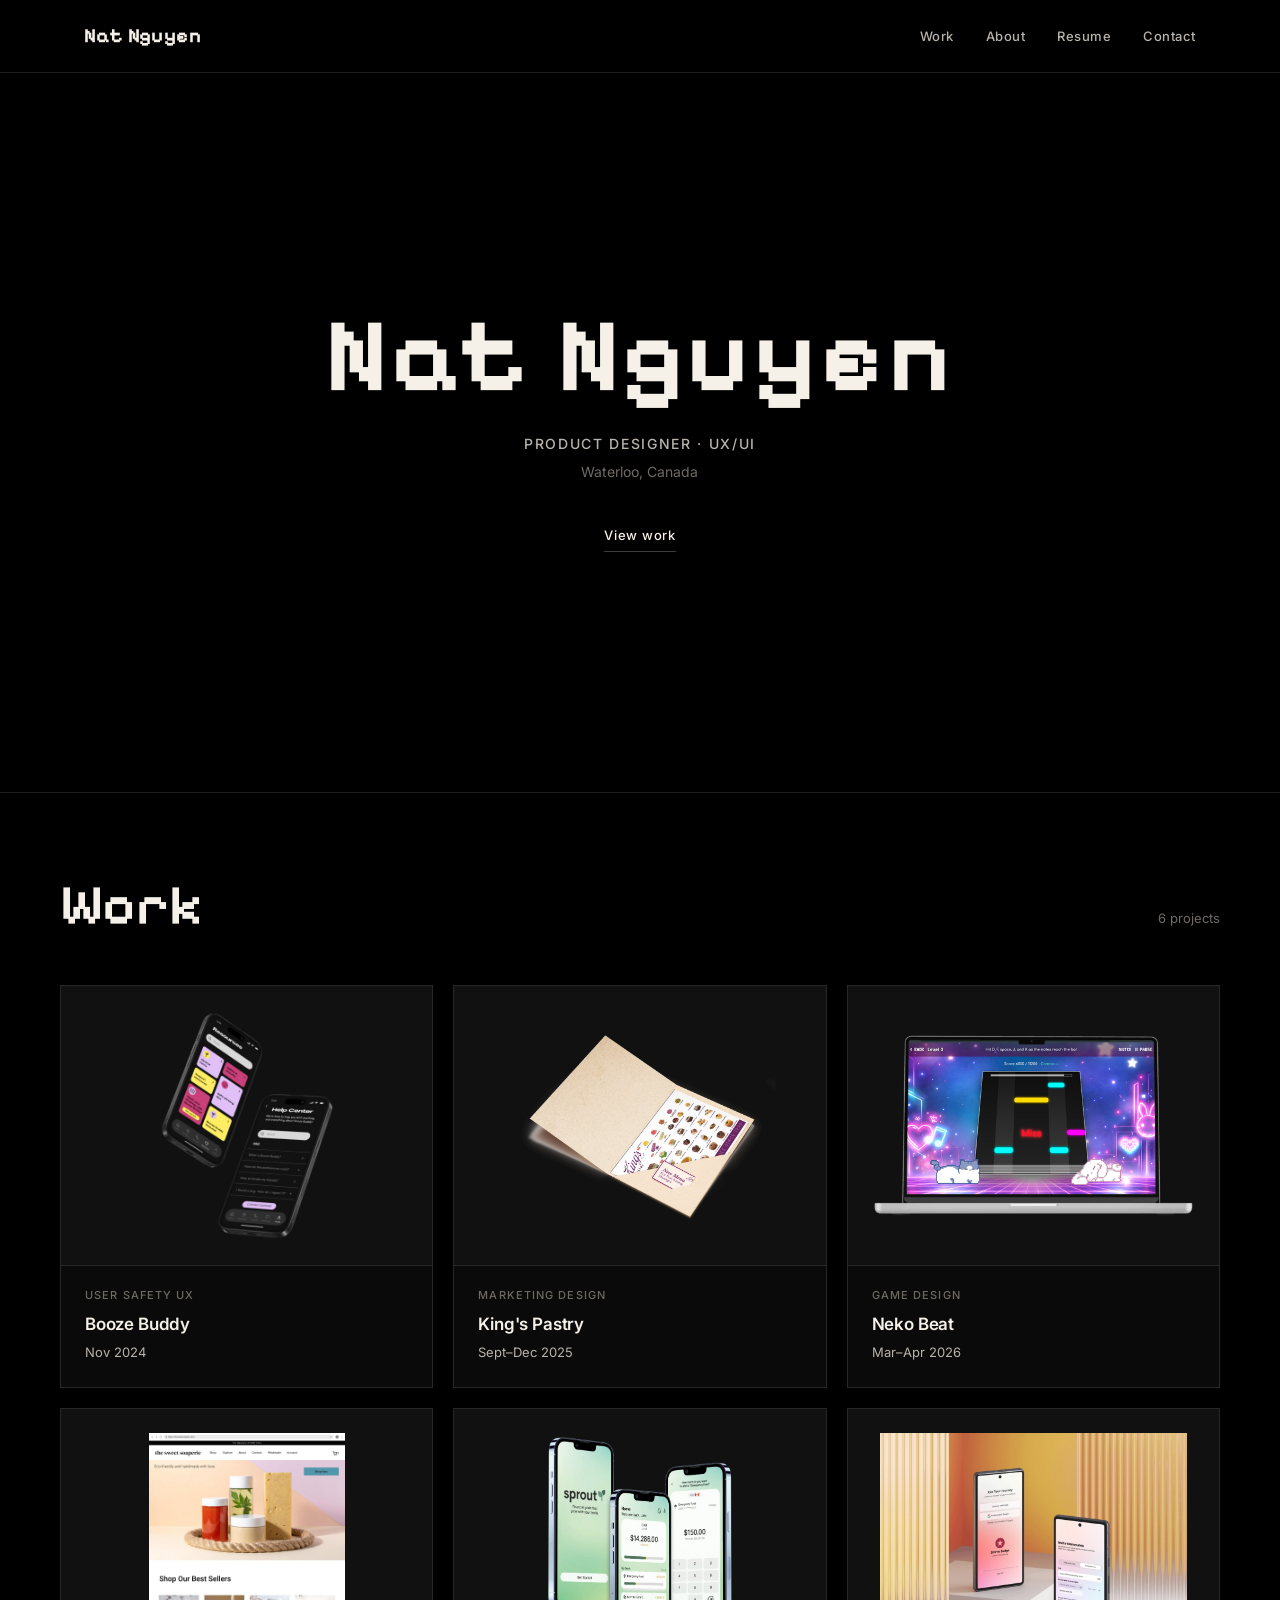
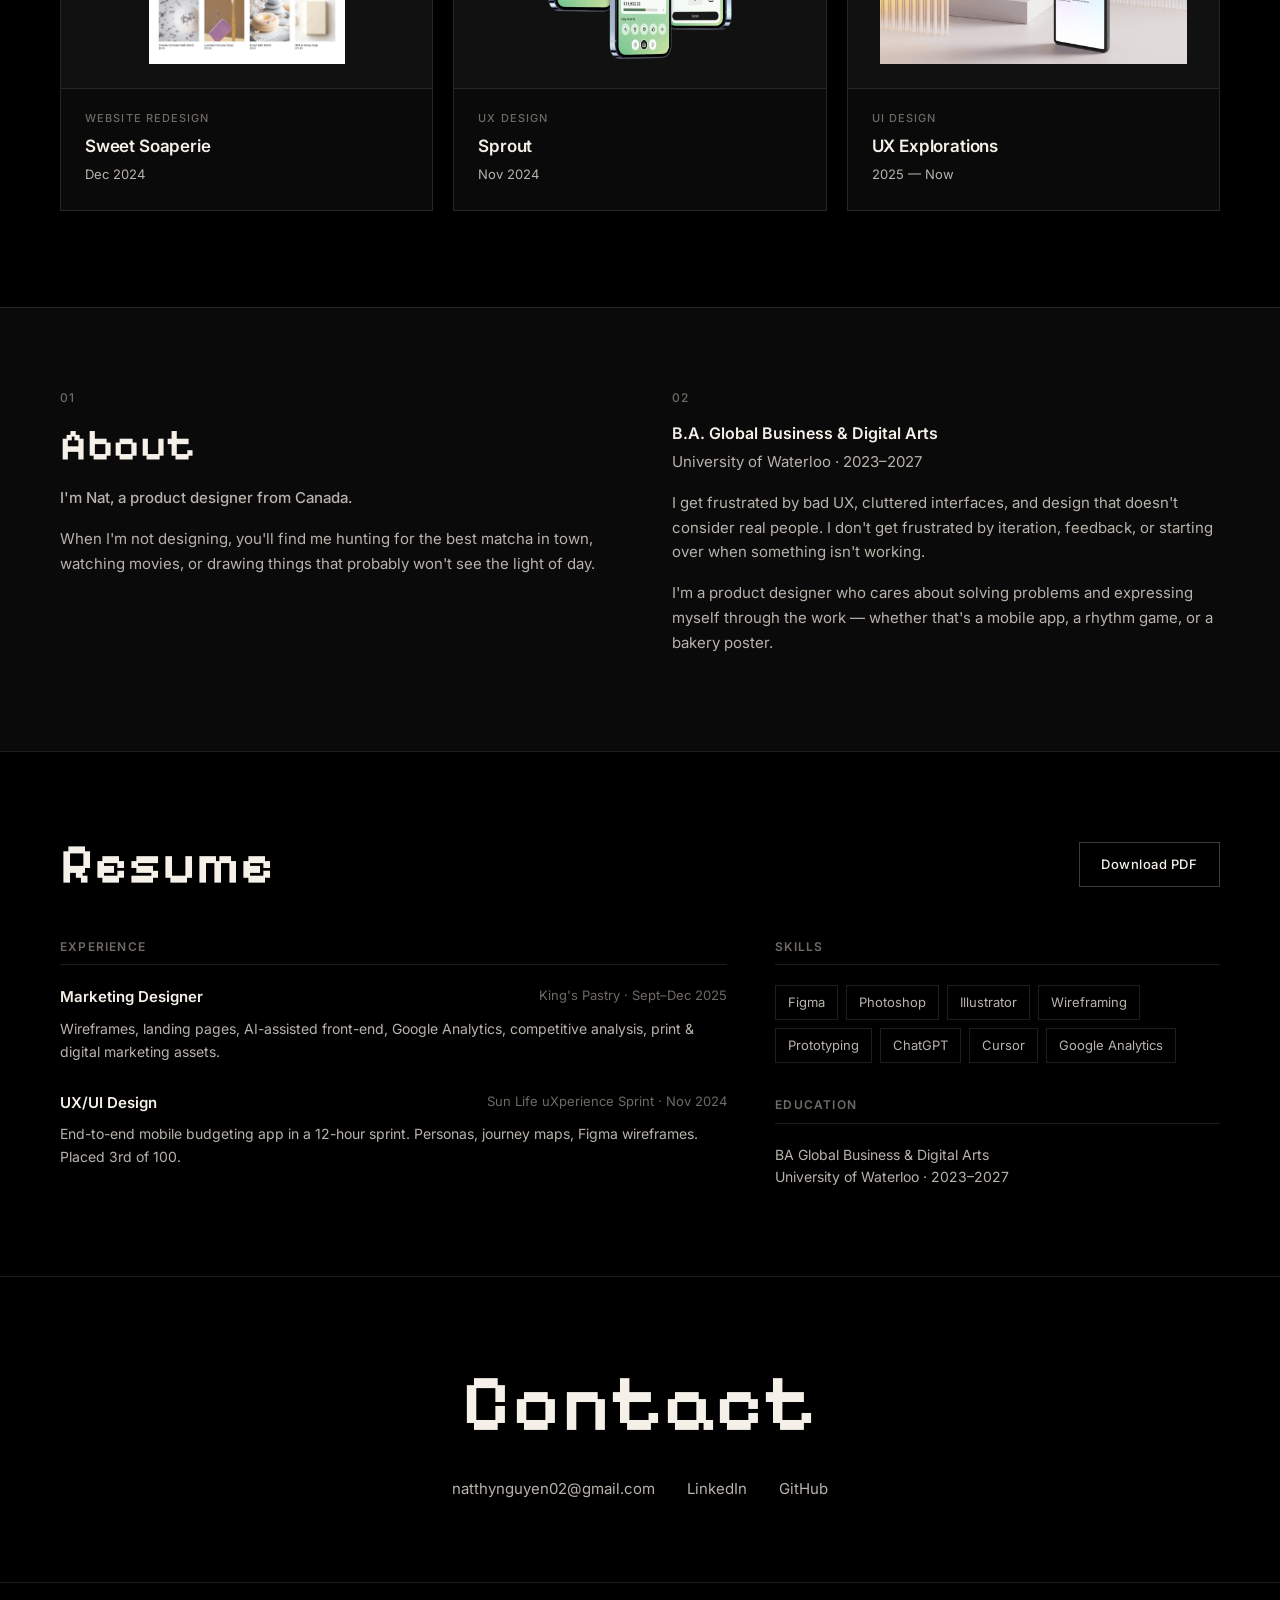
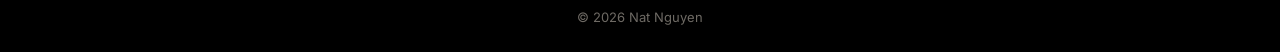
<file: index.html>
<!DOCTYPE html>
<html lang="en">
<head>
  <meta charset="UTF-8">
  <meta name="viewport" content="width=device-width, initial-scale=1.0">
  <meta name="description" content="Nat Nguyen — Product designer and UX/UI designer based in Waterloo, Canada.">
  <title>Nat Nguyen</title>
  <link rel="preconnect" href="https://fonts.googleapis.com">
  <link rel="preconnect" href="https://fonts.gstatic.com" crossorigin>
  <link href="https://fonts.googleapis.com/css2?family=Inter:wght@300;400;500;600&family=Pixelify+Sans:wght@400;500;600;700&display=swap" rel="stylesheet">
  <link rel="stylesheet" href="css/styles.css">
</head>
<body>
  <a href="#main" class="skip-link">Skip to content</a>

  <header class="site-header">
    <nav class="nav" aria-label="Main navigation">
      <a href="index.html" class="nav-logo script">Nat Nguyen</a>
      <button class="nav-toggle" aria-label="Open menu" aria-expanded="false">
        <span></span><span></span>
      </button>
      <ul class="nav-links">
        <li><a href="#work">Work</a></li>
        <li><a href="#about">About</a></li>
        <li><a href="#resume">Resume</a></li>
        <li><a href="#contact">Contact</a></li>
      </ul>
    </nav>
  </header>

  <main id="main">
    <section class="hero">
      <div class="hero-inner">
        <h1 class="hero-name script">Nat Nguyen</h1>
        <p class="hero-role">Product Designer · UX/UI</p>
        <p class="hero-location">Waterloo, Canada</p>
        <a href="#work" class="hero-cta">View work</a>
      </div>
    </section>

    <section class="work" id="work">
      <div class="work-header">
        <h2 class="script">Work</h2>
        <p id="project-count">7 projects</p>
      </div>
      <div class="project-grid" id="project-grid" role="list"></div>
    </section>

    <section class="about" id="about">
      <div class="about-grid">
        <div class="about-block">
          <span class="about-index">01</span>
          <h2 class="script">About</h2>
          <p class="about-lead">I'm Nat, a product designer from Canada.</p>
          <p>When I'm not designing, you'll find me hunting for the best matcha in town, watching movies, or drawing things that probably won't see the light of day.</p>
        </div>
        <div class="about-block">
          <span class="about-index">02</span>
          <h3>B.A. Global Business &amp; Digital Arts</h3>
          <p class="about-school">University of Waterloo · 2023–2027</p>
          <p>I get frustrated by bad UX, cluttered interfaces, and design that doesn't consider real people. I don't get frustrated by iteration, feedback, or starting over when something isn't working.</p>
          <p>I'm a product designer who cares about solving problems and expressing myself through the work — whether that's a mobile app, a rhythm game, or a bakery poster.</p>
        </div>
      </div>
    </section>

    <section class="resume" id="resume">
      <div class="resume-inner">
        <div class="resume-header">
          <h2 class="script">Resume</h2>
          <a href="assets/Nat-Nguyen-Resume-2026.pdf" class="btn" download>Download PDF</a>
        </div>
        <div class="resume-grid">
          <div class="resume-col">
            <h3>Experience</h3>
            <article class="resume-item">
              <div class="resume-item-head">
                <strong>Marketing Designer</strong>
                <span>King's Pastry · Sept–Dec 2025</span>
              </div>
              <p>Wireframes, landing pages, AI-assisted front-end, Google Analytics, competitive analysis, print &amp; digital marketing assets.</p>
            </article>
            <article class="resume-item">
              <div class="resume-item-head">
                <strong>UX/UI Design</strong>
                <span>Sun Life uXperience Sprint · Nov 2024</span>
              </div>
              <p>End-to-end mobile budgeting app in a 12-hour sprint. Personas, journey maps, Figma wireframes. Placed 3rd of 100.</p>
            </article>
          </div>
          <div class="resume-col">
            <h3>Skills</h3>
            <ul class="skill-tags">
              <li>Figma</li>
              <li>Photoshop</li>
              <li>Illustrator</li>
              <li>Wireframing</li>
              <li>Prototyping</li>
              <li>ChatGPT</li>
              <li>Cursor</li>
              <li>Google Analytics</li>
            </ul>
            <h3 class="resume-sub">Education</h3>
            <p class="resume-edu">BA Global Business &amp; Digital Arts<br>University of Waterloo · 2023–2027</p>
          </div>
        </div>
      </div>
    </section>

    <section class="contact" id="contact">
      <h2 class="script">Contact</h2>
      <div class="contact-links">
        <a href="mailto:natthynguyen02@gmail.com">natthynguyen02@gmail.com</a>
        <a href="https://linkedin.com/in/nat-nguyen" target="_blank" rel="noopener noreferrer">LinkedIn</a>
        <a href="https://github.com/natnguyen-bit" target="_blank" rel="noopener noreferrer">GitHub</a>
      </div>
    </section>
  </main>

  <footer class="site-footer">
    <p>&copy; <span id="year"></span> Nat Nguyen</p>
  </footer>

  <script src="js/main.js"></script>
</body>
</html>
</file>
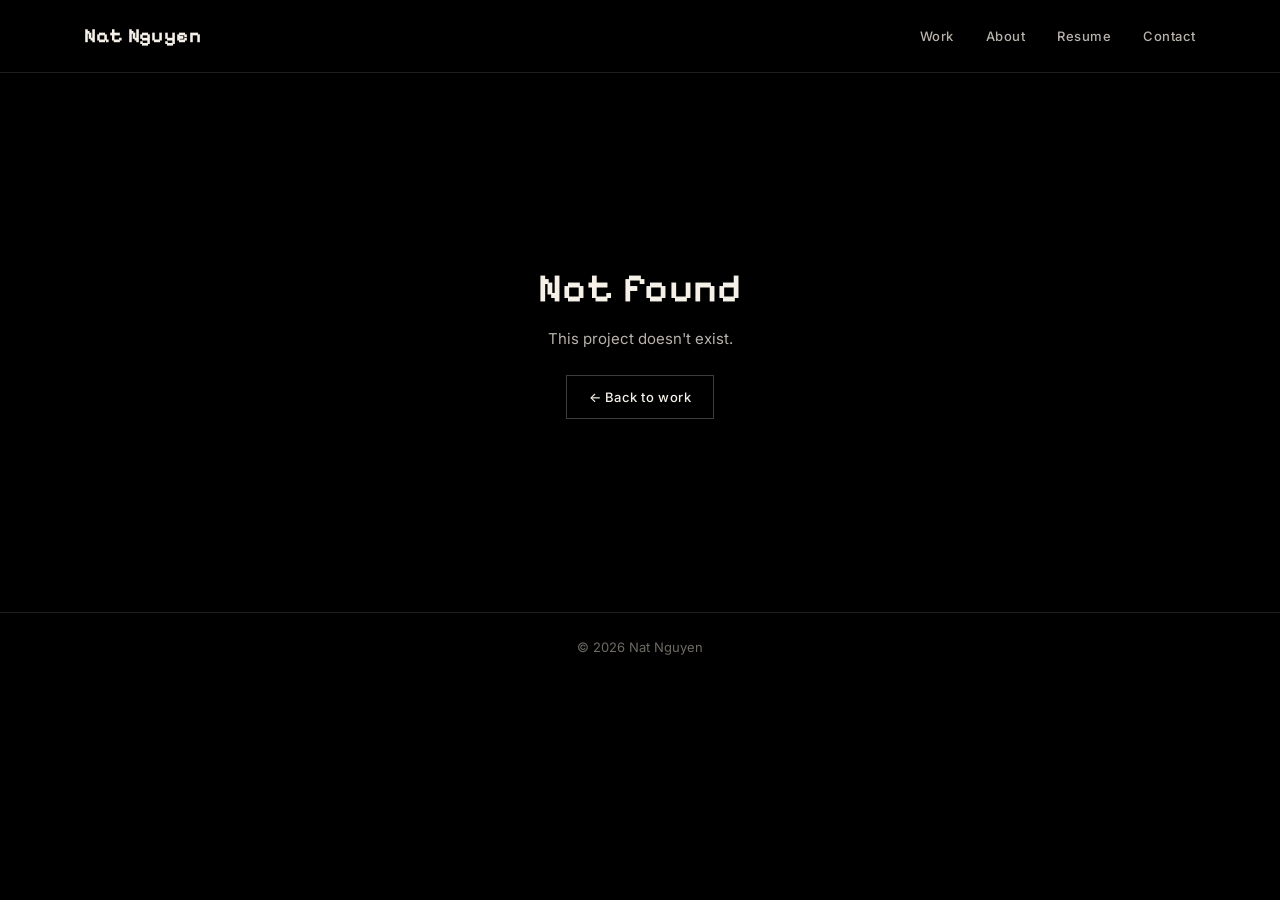
<file: project.html>
<!DOCTYPE html>
<html lang="en">
<head>
  <meta charset="UTF-8">
  <meta name="viewport" content="width=device-width, initial-scale=1.0">
  <title>Project · Nat Nguyen</title>
  <link rel="preconnect" href="https://fonts.googleapis.com">
  <link rel="preconnect" href="https://fonts.gstatic.com" crossorigin>
  <link href="https://fonts.googleapis.com/css2?family=Inter:wght@300;400;500;600&family=Pixelify+Sans:wght@400;500;600;700&display=swap" rel="stylesheet">
  <link rel="stylesheet" href="css/styles.css">
</head>
<body class="case-study-page">
  <a href="#main" class="skip-link">Skip to content</a>

  <header class="site-header">
    <nav class="nav" aria-label="Main navigation">
      <a href="index.html" class="nav-logo script">Nat Nguyen</a>
      <button class="nav-toggle" aria-label="Open menu" aria-expanded="false">
        <span></span><span></span>
      </button>
      <ul class="nav-links">
        <li><a href="index.html#work">Work</a></li>
        <li><a href="index.html#about">About</a></li>
        <li><a href="index.html#resume">Resume</a></li>
        <li><a href="index.html#contact">Contact</a></li>
      </ul>
    </nav>
  </header>

  <main id="main">
    <article class="case-study" id="case-study"></article>
  </main>

  <footer class="site-footer">
    <p>&copy; <span id="year"></span> Nat Nguyen</p>
  </footer>

  <script src="js/project.js"></script>
</body>
</html>
</file>
<file: css/styles.css>
/* ── Minimal · black · cream ─────────────────────────────────── */
:root {
  --black: #000000;
  --black-soft: #0a0a0a;
  --black-card: #111111;
  --cream: #f5f0e8;
  --cream-muted: #b8b3ab;
  --cream-dim: #6e6a64;
  --border: rgba(245, 240, 232, 0.12);
  --border-strong: rgba(245, 240, 232, 0.25);
  --font-display: "Pixelify Sans", system-ui, sans-serif;
  --font-sans: "Inter", system-ui, sans-serif;
  --max: 1160px;
  --nav-h: 72px;
  --ease: 0.25s ease;
}

*, *::before, *::after { box-sizing: border-box; margin: 0; padding: 0; }
html { scroll-behavior: smooth; -webkit-font-smoothing: antialiased; }

body {
  font-family: var(--font-sans);
  font-size: 0.9375rem;
  line-height: 1.65;
  color: var(--cream);
  background: var(--black);
}

img { max-width: 100%; height: auto; display: block; }
a { color: inherit; text-decoration: none; }
ul, ol { list-style: none; }

.script {
  font-family: var(--font-display);
  font-weight: 600;
  line-height: 1.15;
  letter-spacing: 0.02em;
}

.skip-link {
  position: absolute; top: -100%; left: 1rem;
  padding: 0.5rem 1rem; background: var(--cream); color: var(--black);
  z-index: 1000;
}
.skip-link:focus { top: 1rem; }

/* Nav */
.site-header {
  position: fixed; top: 0; left: 0; right: 0; z-index: 100;
  background: rgba(0, 0, 0, 0.92);
  border-bottom: 1px solid var(--border);
}

.nav {
  display: flex; align-items: center; justify-content: space-between;
  max-width: var(--max); margin: 0 auto;
  padding: 0 1.5rem; height: var(--nav-h);
}

.nav-logo.script { font-size: 1.25rem; font-weight: 700; color: var(--cream); }
.nav-links { display: flex; gap: 2rem; }

.nav-links a {
  font-size: 0.8125rem; font-weight: 500;
  letter-spacing: 0.04em; color: var(--cream-muted);
  transition: color var(--ease);
}
.nav-links a:hover { color: var(--cream); }

.nav-toggle {
  display: none; flex-direction: column; gap: 6px;
  background: none; border: none; cursor: pointer; padding: 4px;
}
.nav-toggle span { display: block; width: 22px; height: 1px; background: var(--cream); }

/* Hero */
.hero {
  min-height: 88vh;
  display: flex; align-items: center; justify-content: center;
  text-align: center;
  padding: calc(var(--nav-h) + 3rem) 1.5rem 4rem;
}

.hero-name {
  font-size: clamp(3rem, 10vw, 6.5rem);
  font-weight: 700;
  color: var(--cream);
  margin-bottom: 1rem;
  letter-spacing: 0.04em;
}

.hero-role {
  font-size: 0.875rem; font-weight: 500;
  letter-spacing: 0.12em; text-transform: uppercase;
  color: var(--cream-muted); margin-bottom: 0.35rem;
}

.hero-location { font-size: 0.875rem; color: var(--cream-dim); margin-bottom: 2.5rem; }

.hero-cta {
  display: inline-block;
  font-size: 0.8125rem; font-weight: 500;
  letter-spacing: 0.06em; color: var(--cream);
  border-bottom: 1px solid var(--border-strong);
  padding-bottom: 0.25rem;
  transition: border-color var(--ease);
}
.hero-cta:hover { border-color: var(--cream); }

/* Work */
.work {
  padding: 5rem 1.5rem 6rem;
  border-top: 1px solid var(--border);
}

.work-header {
  max-width: var(--max); margin: 0 auto 3rem;
  display: flex; justify-content: space-between; align-items: baseline;
}

.work-header h2 { font-size: clamp(2.5rem, 5vw, 3.5rem); color: var(--cream); }
.work-header p { font-size: 0.8125rem; color: var(--cream-dim); }

.project-grid {
  max-width: var(--max); margin: 0 auto;
  display: grid; grid-template-columns: repeat(3, 1fr); gap: 1.25rem;
}

.project-card {
  border: 1px solid var(--border);
  background: var(--black-soft);
  transition: border-color var(--ease);
}
.project-card:hover { border-color: var(--border-strong); }

.project-card-link { display: flex; flex-direction: column; height: 100%; }

.project-card-media {
  aspect-ratio: 4 / 3;
  display: flex; align-items: center; justify-content: center;
  padding: 1.5rem; background: var(--black-card); overflow: hidden;
}

.project-card-img {
  max-width: 100%; max-height: 100%;
  object-fit: contain;
  transition: transform 0.4s ease;
}
.project-card-video {
  width: 100%; height: 100%;
  object-fit: cover;
  display: block;
  transition: transform 0.4s ease;
}
.project-card:hover .project-card-img,
.project-card:hover .project-card-video { transform: scale(1.02); }

.project-card-placeholder {
  font-family: var(--font-display);
  font-size: 1.5rem; color: var(--cream-dim); text-align: center;
}

.project-card-body {
  padding: 1.25rem 1.5rem 1.5rem;
  border-top: 1px solid var(--border);
}

.project-card-tag {
  font-size: 0.6875rem; font-weight: 500;
  letter-spacing: 0.1em; text-transform: uppercase;
  color: var(--cream-dim); margin-bottom: 0.35rem; display: block;
}

.project-card-title {
  font-size: 1.0625rem; font-weight: 600;
  color: var(--cream); letter-spacing: -0.01em;
}

.project-card-date { font-size: 0.8125rem; color: var(--cream-muted); margin-top: 0.25rem; }

/* About */
.about {
  padding: 5rem 1.5rem;
  border-top: 1px solid var(--border);
  background: var(--black-soft);
}

.about-grid {
  max-width: var(--max); margin: 0 auto;
  display: grid; grid-template-columns: 1fr 1fr; gap: 4rem;
}

.about-index {
  font-size: 0.75rem; font-weight: 500;
  letter-spacing: 0.1em; color: var(--cream-dim);
  margin-bottom: 0.75rem; display: block;
}

.about-block h2.script {
  font-size: clamp(2rem, 4vw, 2.75rem);
  margin-bottom: 1rem;
}

.about-lead {
  font-size: 1.0625rem; font-weight: 500;
  color: var(--cream); margin-bottom: 1rem;
}

.about-block h3 { font-size: 1rem; font-weight: 600; margin-bottom: 0.25rem; }
.about-school { font-size: 0.8125rem; color: var(--cream-dim); margin-bottom: 1rem; }
.about-block p { font-size: 0.9375rem; color: var(--cream-muted); margin-bottom: 1rem; }

.about-sketch {
  margin-top: 1.5rem; max-width: 160px;
  opacity: 0.7; filter: invert(1) grayscale(1) brightness(1.05);
}
.about-sketch--small { max-width: 90px; }

/* Resume */
.resume { padding: 5rem 1.5rem; border-top: 1px solid var(--border); }
.resume-inner { max-width: var(--max); margin: 0 auto; }

.resume-header {
  display: flex; justify-content: space-between; align-items: center;
  margin-bottom: 2.5rem; flex-wrap: wrap; gap: 1rem;
}
.resume-header h2.script { font-size: clamp(2.5rem, 5vw, 3.5rem); }

.btn {
  display: inline-flex; align-items: center;
  padding: 0.65rem 1.35rem;
  font-size: 0.8125rem; font-weight: 500;
  letter-spacing: 0.04em;
  border: 1px solid var(--border-strong);
  color: var(--cream);
  transition: background var(--ease), color var(--ease);
}
.btn:hover { background: var(--cream); color: var(--black); }

.resume-grid { display: grid; grid-template-columns: 1.2fr 0.8fr; gap: 3rem; }

.resume-col h3 {
  font-size: 0.75rem; font-weight: 600;
  letter-spacing: 0.1em; text-transform: uppercase;
  color: var(--cream-dim); margin-bottom: 1.25rem;
  padding-bottom: 0.5rem; border-bottom: 1px solid var(--border);
}
.resume-sub { margin-top: 2rem; }
.resume-item { margin-bottom: 1.75rem; }
.resume-item-head {
  display: flex; flex-wrap: wrap; justify-content: space-between;
  gap: 0.25rem; margin-bottom: 0.4rem;
}
.resume-item-head strong { font-size: 0.9375rem; font-weight: 600; color: var(--cream); }
.resume-item-head span { font-size: 0.8125rem; color: var(--cream-dim); }
.resume-item p { font-size: 0.875rem; color: var(--cream-muted); }

.skill-tags { display: flex; flex-wrap: wrap; gap: 0.5rem; }
.skill-tags li {
  font-size: 0.8125rem; padding: 0.35rem 0.75rem;
  border: 1px solid var(--border); color: var(--cream-muted);
}
.resume-edu { font-size: 0.875rem; color: var(--cream-muted); line-height: 1.6; }

/* Contact */
.contact {
  padding: 5rem 1.5rem;
  border-top: 1px solid var(--border);
  text-align: center;
}
.contact h2.script {
  font-size: clamp(3rem, 8vw, 5rem);
  margin-bottom: 1.75rem;
}
.contact-links {
  display: flex; flex-wrap: wrap; justify-content: center; gap: 2rem;
}
.contact-links a {
  font-size: 0.9375rem; color: var(--cream-muted);
  transition: color var(--ease);
}
.contact-links a:hover { color: var(--cream); }

.site-footer {
  padding: 1.5rem; border-top: 1px solid var(--border);
  text-align: center; font-size: 0.8125rem; color: var(--cream-dim);
}

/* Case study */
.case-study-page .case-study { padding-top: var(--nav-h); }

.case-hero {
  padding: 4rem 1.5rem 3rem;
  border-bottom: 1px solid var(--border);
}

.case-hero-inner {
  max-width: var(--max); margin: 0 auto;
  display: grid; grid-template-columns: 1fr 1fr; gap: 3rem; align-items: start;
}

.case-tag {
  font-size: 0.6875rem; font-weight: 500;
  letter-spacing: 0.1em; text-transform: uppercase;
  color: var(--cream-dim); margin-bottom: 0.75rem; display: block;
}

.case-hero h1.script {
  font-size: clamp(3rem, 7vw, 5rem);
  margin-bottom: 0.75rem; color: var(--cream);
}

.case-meta { font-size: 0.8125rem; color: var(--cream-dim); margin-bottom: 1.25rem; }
.case-summary { font-size: 0.9375rem; color: var(--cream-muted); line-height: 1.75; max-width: 440px; }

.case-draft-banner {
  margin-top: 1rem; padding: 0.75rem 1rem;
  border: 1px solid var(--border);
  font-size: 0.8125rem; color: var(--cream-dim);
}

.case-link {
  display: inline-block; margin-top: 1rem;
  font-size: 0.8125rem; font-weight: 500; color: var(--cream);
  border-bottom: 1px solid var(--border-strong); padding-bottom: 0.15rem;
}
.case-link:hover { border-color: var(--cream); }

.case-hero-visual {
  background: var(--black);
  padding: 1.25rem;
  display: flex; align-items: center; justify-content: center;
  min-height: 280px;
}
.case-hero-visual img { max-width: 100%; max-height: 460px; object-fit: contain; }

.case-hero-placeholder {
  font-family: var(--font-display);
  font-size: 1.75rem; color: var(--cream-dim);
}

.case-section {
  max-width: var(--max); margin: 0 auto;
  padding: 2.75rem 1.5rem; border-bottom: 1px solid var(--border);
}

.case-section h2 {
  font-size: 0.75rem; font-weight: 600;
  letter-spacing: 0.1em; text-transform: uppercase;
  color: var(--cream-dim); margin-bottom: 1rem;
}
.case-section p {
  font-size: 0.9375rem; color: var(--cream-muted);
  line-height: 1.8; max-width: 640px;
}

.case-split {
  max-width: var(--max); margin: 0 auto;
  padding: 2.75rem 1.5rem;
  display: grid; grid-template-columns: 1fr 1fr; gap: 1rem;
  border-bottom: 1px solid var(--border);
}

.case-split-block {
  padding: 1.5rem; border: 1px solid var(--border);
  background: var(--black-soft);
}
.case-split-block h2 {
  font-size: 0.9375rem; font-weight: 600;
  color: var(--cream); margin-bottom: 0.75rem;
}
.case-split-block p { font-size: 0.875rem; color: var(--cream-muted); line-height: 1.7; }

.case-video {
  max-width: var(--max); margin: 0 auto;
  padding: 2.75rem 1.5rem; border-bottom: 1px solid var(--border);
}
.case-video h2 {
  font-size: 0.75rem; font-weight: 600;
  letter-spacing: 0.1em; text-transform: uppercase;
  color: var(--cream-dim); margin-bottom: 0.5rem;
}
.case-video-desc {
  font-size: 0.875rem; color: var(--cream-muted);
  line-height: 1.7; max-width: 540px;
  margin-bottom: 1.75rem;
}
.case-video-wrap {
  border: 1px solid var(--border);
  background: var(--black-card);
  padding: 1rem; max-width: 360px; margin: 0 auto;
}
.case-video-wrap--wide {
  max-width: 900px;
  padding: 0;
  border: 1px solid var(--border);
  background: var(--black);
  overflow: hidden;
}
.case-video-wrap--wide .case-video-player {
  aspect-ratio: 16 / 9;
  object-fit: contain;
}
.case-video-player {
  width: 100%; display: block;
  background: var(--black);
}

.case-video--laptop .case-video-wrap { max-width: none; }
.case-laptop {
  position: relative;
  width: min(100%, 780px);
  margin: 0 auto;
  aspect-ratio: 633 / 350;
}
.case-laptop-screen {
  position: absolute;
  left: 15.8%;
  top: 11.4%;
  width: 64.5%;
  height: 72%;
  overflow: hidden;
  background: #000;
  z-index: 1;
  border-radius: 2px;
}
.case-laptop-screen .case-video-player {
  width: 100%;
  height: 100%;
  object-fit: cover;
  display: block;
}
.case-laptop-frame {
  position: relative;
  width: 100%;
  height: auto;
  display: block;
  pointer-events: none;
  z-index: 2;
}

.case-gallery {
  max-width: var(--max); margin: 0 auto; padding: 2.75rem 1.5rem;
}
.case-gallery h2 {
  font-size: 0.75rem; font-weight: 600;
  letter-spacing: 0.1em; text-transform: uppercase;
  color: var(--cream-dim); margin-bottom: 1.5rem;
}
.case-gallery-grid {
  display: grid;
  grid-template-columns: repeat(auto-fill, minmax(200px, 1fr));
  gap: 1rem;
}
.case-gallery-item { margin: 0; }
.case-gallery-grid img {
  width: 100%; border: 1px solid var(--border);
  background: var(--black-card); padding: 0.75rem; object-fit: contain;
}
.case-gallery-item figcaption {
  font-size: 0.75rem; color: var(--cream-dim);
  margin-top: 0.5rem; text-align: center;
}

.case-challenge {
  max-width: var(--max); margin: 0 auto;
  padding: 2.75rem 1.5rem;
  display: grid; grid-template-columns: minmax(0, 0.9fr) minmax(0, 1.1fr); gap: 2.5rem;
  align-items: start; border-bottom: 1px solid var(--border);
}
.case-challenge--wide {
  grid-template-columns: 1fr;
  gap: 1.5rem;
  direction: ltr;
}
.case-challenge--flip { direction: rtl; }
.case-challenge--flip > * { direction: ltr; }
.case-challenge-text h3 {
  font-size: 0.75rem; font-weight: 600;
  letter-spacing: 0.1em; text-transform: uppercase;
  color: var(--cream-dim); margin-bottom: 0.75rem;
}
.case-challenge-text p {
  font-size: 0.9375rem; color: var(--cream-muted);
  line-height: 1.75; max-width: 520px;
}
.case-challenge-imgs {
  display: flex; flex-direction: column; gap: 1rem;
  min-width: 0;
}
.case-challenge-imgs--stack {
  display: grid;
  grid-template-columns: 1fr 1fr;
  gap: 1rem;
}
.case-challenge-imgs--full {
  width: 100%;
}
.case-challenge-img {
  margin: 0;
  background: transparent;
  padding: 0;
}
.case-challenge-img img {
  width: 100%;
  object-fit: contain;
  display: block;
}
.case-challenge-imgs--compact {
  max-width: 780px;
  width: 100%;
  margin-inline: auto;
}
.case-challenge-imgs--stack.case-challenge-imgs--compact {
  max-width: 640px;
}
.case-challenge-imgs--compact .case-challenge-img img {
  max-width: 100%;
}
.case-challenge--wide .case-challenge-img img,
.case-challenge-imgs--full .case-challenge-img img {
  max-width: 640px;
  margin-inline: auto;
}
.case-challenge--wide .case-challenge-imgs--compact .case-challenge-img img {
  max-width: 100%;
}
.case-challenge-caption {
  font-size: 0.6875rem; color: var(--cream-dim);
  margin-top: 0.6rem; text-align: center; letter-spacing: 0.02em;
}

.case-placeholders {
  max-width: var(--max); margin: 0 auto;
  padding: 3rem 1.5rem; border-bottom: 1px solid var(--border);
}
.case-placeholders h2 {
  font-size: 0.75rem; font-weight: 600;
  letter-spacing: 0.1em; text-transform: uppercase;
  color: var(--cream-dim); margin-bottom: 0.5rem;
}
.case-placeholders-desc {
  font-size: 0.875rem; color: var(--cream-muted);
  margin-bottom: 1.5rem;
}
.case-placeholders-grid {
  display: grid;
  grid-template-columns: repeat(auto-fill, minmax(220px, 1fr));
  gap: 1rem;
}
.case-placeholder-card {
  border: 1px solid var(--border);
  background: var(--black-soft);
  padding: 1rem;
}
.case-placeholder-frame {
  aspect-ratio: 4 / 3;
  border: 1px dashed var(--border-strong);
  background: var(--black-card);
  margin-bottom: 0.75rem;
}
.case-placeholder-label {
  font-size: 0.875rem; font-weight: 600; color: var(--cream);
}
.case-placeholder-note {
  font-size: 0.75rem; color: var(--cream-dim);
  margin-top: 0.25rem;
}

.case-back { max-width: var(--max); margin: 0 auto; padding: 2rem 1.5rem 4rem; }

.case-not-found {
  min-height: 60vh;
  display: flex; flex-direction: column;
  align-items: center; justify-content: center;
  text-align: center; padding: 2rem;
}
.case-not-found h1.script { font-size: 2.5rem; margin-bottom: 1rem; }

@media (max-width: 900px) {
  .project-grid { grid-template-columns: repeat(2, 1fr); }
  .about-grid, .resume-grid, .case-hero-inner, .case-split, .case-challenge {
    grid-template-columns: 1fr;
  }
  .case-challenge--flip { direction: ltr; }
  .case-challenge-imgs--stack { grid-template-columns: 1fr; }
}

@media (max-width: 600px) {
  .project-grid { grid-template-columns: 1fr; }
}

@media (max-width: 768px) {
  .nav-toggle { display: flex; }
  .nav-links {
    position: fixed; top: 0; right: 0;
    width: min(280px, 85vw); height: 100vh;
    flex-direction: column; align-items: flex-start;
    padding: 5rem 2rem 2rem;
    background: var(--black);
    border-left: 1px solid var(--border);
    transform: translateX(100%);
    transition: transform var(--ease);
    gap: 1.25rem;
  }
  .nav-links.open { transform: translateX(0); }
}

@media (prefers-reduced-motion: reduce) {
  html { scroll-behavior: auto; }
  *, *::before, *::after { transition-duration: 0.01ms !important; }
}
</file>
